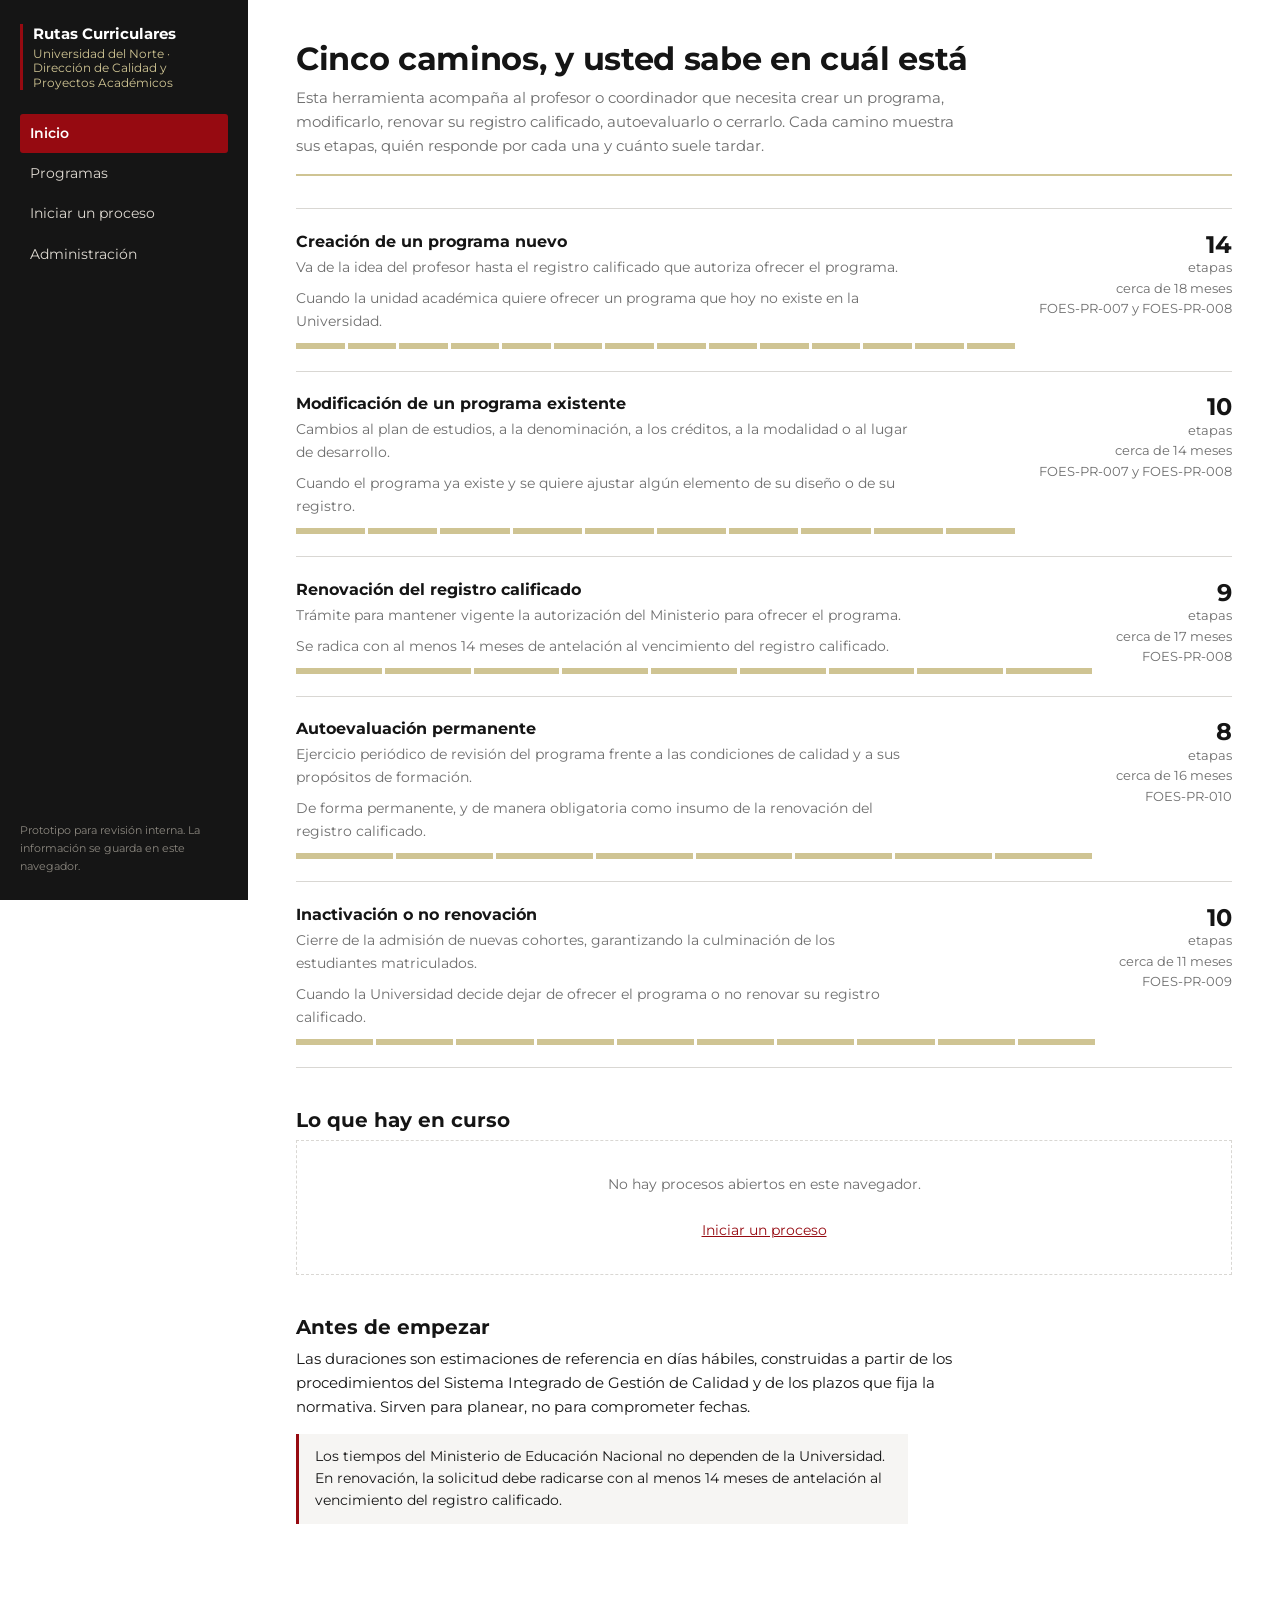
<file: index.html>
<!DOCTYPE html>
<html lang="es">
<head>
<meta charset="utf-8">
<meta name="viewport" content="width=device-width, initial-scale=1">
<title>Rutas Curriculares · Universidad del Norte</title>
<link rel="preconnect" href="https://fonts.googleapis.com">
<link rel="preconnect" href="https://fonts.gstatic.com" crossorigin>
<link href="https://fonts.googleapis.com/css2?family=Montserrat:wght@400;600;700&display=swap" rel="stylesheet">
<link rel="stylesheet" href="assets/css/app.css">
</head>
<body>

<aside class="rail">
  <div class="marca">Rutas Curriculares<span>Universidad del Norte · Dirección de Calidad y Proyectos Académicos</span></div>
  <nav>
    <a href="index.html">Inicio</a>
    <a href="programas.html">Programas</a>
    <a href="proceso.html">Iniciar un proceso</a>
    <a href="admin.html">Administración</a>
  </nav>
  <div class="pie">Prototipo para revisión interna. La información se guarda en este navegador.</div>
</aside>

<main>
  <div class="encabezado">
    <h1>Cinco caminos, y usted sabe en cuál está</h1>
    <p>Esta herramienta acompaña al profesor o coordinador que necesita crear un programa, modificarlo, renovar su registro calificado, autoevaluarlo o cerrarlo. Cada camino muestra sus etapas, quién responde por cada una y cuánto suele tardar.</p>
  </div>

  <section>
    <div class="rutas" id="lista-rutas"></div>
  </section>

  <section>
    <h2>Lo que hay en curso</h2>
    <div id="resumen-procesos"></div>
  </section>

  <section>
    <h2>Antes de empezar</h2>
    <p>Las duraciones son estimaciones de referencia en días hábiles, construidas a partir de los procedimientos del Sistema Integrado de Gestión de Calidad y de los plazos que fija la normativa. Sirven para planear, no para comprometer fechas.</p>
    <div class="nota">
      Los tiempos del Ministerio de Educación Nacional no dependen de la Universidad. En renovación, la solicitud debe radicarse con al menos 14 meses de antelación al vencimiento del registro calificado.
    </div>
  </section>
</main>

<script src="assets/js/datos.js"></script>
<script src="assets/js/rutas.js"></script>
<script src="assets/js/almacen.js"></script>
<script>
(function () {
  const e = App.cargar();
  const cont = document.getElementById("lista-rutas");

  cont.innerHTML = e.rutas.map(r => {
    const dias = r.etapas.reduce((a, x) => a + (Number(x.dias) || 0), 0);
    const pista = r.etapas.map(() => "<i></i>").join("");
    return `<a class="ruta" href="proceso.html?ruta=${encodeURIComponent(r.id)}">
      <div>
        <h3>${App.esc(r.nombre)}</h3>
        <p>${App.esc(r.resumen)}</p>
        <p class="discreto">${App.esc(r.cuando)}</p>
        <div class="pista">${pista}</div>
      </div>
      <div class="cifras">
        <b>${r.etapas.length}</b> etapas<br>
        ${App.meses(dias)}<br>
        <span class="discreto">${App.esc(r.procedimiento)}</span>
      </div>
    </a>`;
  }).join("");

  const activos = e.procesos.filter(p => p.estado === "En curso" || p.estado === "En pausa");
  const caja = document.getElementById("resumen-procesos");
  if (!activos.length) {
    caja.innerHTML = `<div class="vacio">No hay procesos abiertos en este navegador.
      <br><br><a href="proceso.html">Iniciar un proceso</a></div>`;
  } else {
    caja.innerHTML = `<div class="tabla-envoltura"><table>
      <thead><tr><th>Programa</th><th>Proceso</th><th>Líder</th><th>Etapa actual</th><th class="num">Avance</th><th>Estado</th></tr></thead>
      <tbody>${activos.map(p => {
        const actual = p.etapas.find(x => !x.hecho);
        return `<tr onclick="location.href='proceso.html?id=${p.id}'" style="cursor:pointer">
          <td>${App.esc(p.programa || p.division || "—")}</td>
          <td>${App.esc(p.rutaNombre)}</td>
          <td>${App.esc(p.lider)}</td>
          <td>${App.esc(actual ? actual.nombre : "Todas las etapas completadas")}</td>
          <td class="num">${App.avance(p)} %</td>
          <td><span class="estado ${p.estado === "En curso" ? "curso" : "pendiente"}">${App.esc(p.estado)}</span></td>
        </tr>`;
      }).join("")}</tbody></table></div>`;
  }
})();
</script>
</body>
</html>
</file>
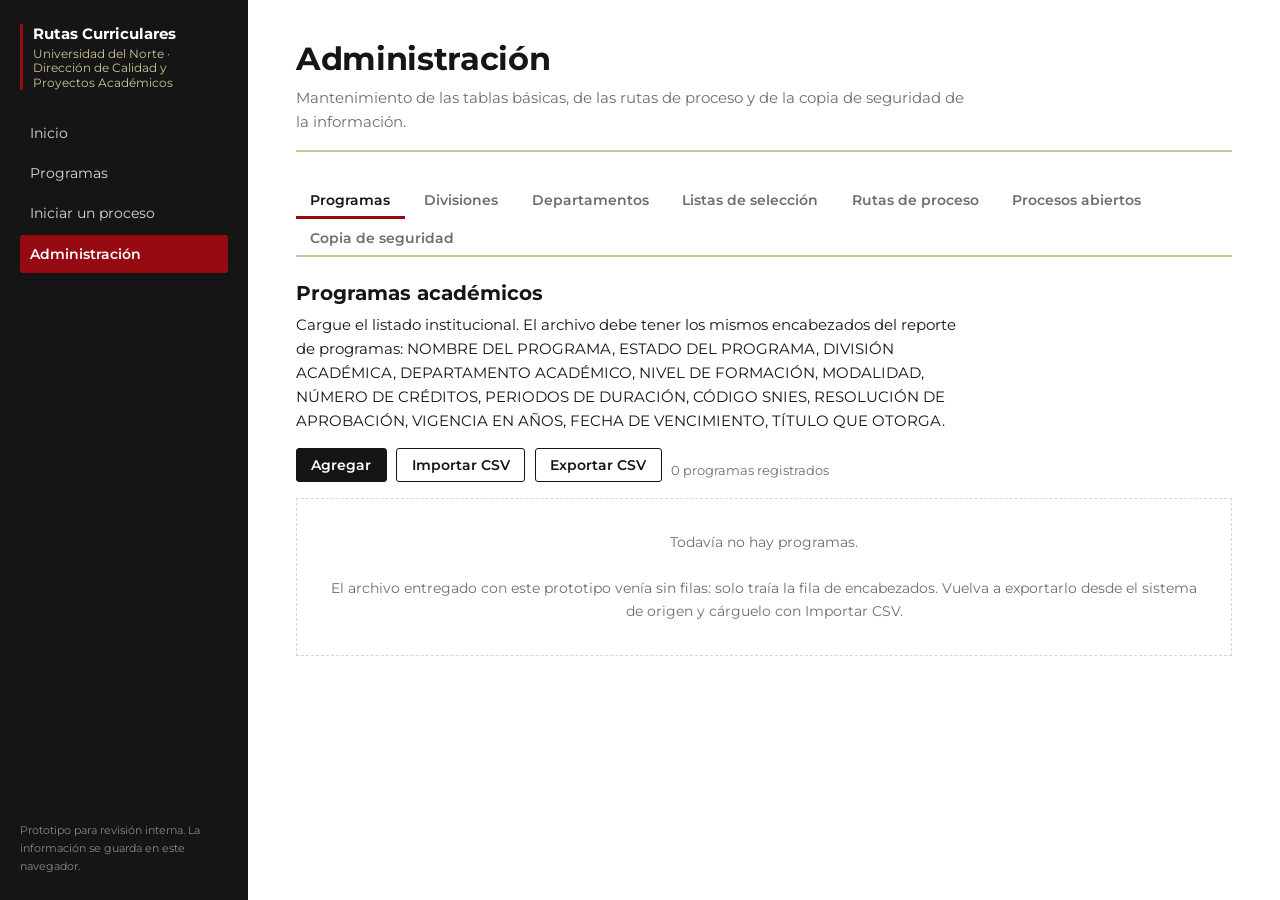
<file: admin.html>
<!DOCTYPE html>
<html lang="es">
<head>
<meta charset="utf-8">
<meta name="viewport" content="width=device-width, initial-scale=1">
<title>Administración · Rutas Curriculares</title>
<link rel="preconnect" href="https://fonts.googleapis.com">
<link rel="preconnect" href="https://fonts.gstatic.com" crossorigin>
<link href="https://fonts.googleapis.com/css2?family=Montserrat:wght@400;600;700&display=swap" rel="stylesheet">
<link rel="stylesheet" href="assets/css/app.css">
</head>
<body>

<aside class="rail">
  <div class="marca">Rutas Curriculares<span>Universidad del Norte · Dirección de Calidad y Proyectos Académicos</span></div>
  <nav>
    <a href="index.html">Inicio</a>
    <a href="programas.html">Programas</a>
    <a href="proceso.html">Iniciar un proceso</a>
    <a href="admin.html">Administración</a>
  </nav>
  <div class="pie">Prototipo para revisión interna. La información se guarda en este navegador.</div>
</aside>

<main>
  <div class="encabezado">
    <h1>Administración</h1>
    <p>Mantenimiento de las tablas básicas, de las rutas de proceso y de la copia de seguridad de la información.</p>
  </div>

  <div class="pestanas" id="pestanas"></div>
  <div id="panel"></div>
</main>

<script src="assets/js/datos.js"></script>
<script src="assets/js/rutas.js"></script>
<script src="assets/js/almacen.js"></script>
<script>
(function () {
  const e = App.cargar();
  const panel = document.getElementById("panel");

  const SECCIONES = [
    { id: "programas", t: "Programas" },
    { id: "divisiones", t: "Divisiones" },
    { id: "departamentos", t: "Departamentos" },
    { id: "catalogos", t: "Listas de selección" },
    { id: "rutas", t: "Rutas de proceso" },
    { id: "procesos", t: "Procesos abiertos" },
    { id: "datos", t: "Copia de seguridad" }
  ];

  // campos de cada tabla: [clave interna, rótulo, encabezado esperado en el CSV]
  const CAMPOS_PROGRAMA = [
    ["nombre", "Programa", "NOMBRE DEL PROGRAMA"],
    ["estado", "Estado", "ESTADO DEL PROGRAMA"],
    ["division", "División", "DIVISIÓN ACADÉMICA"],
    ["departamento", "Departamento", "DEPARTAMENTO ACADÉMICO"],
    ["nivel", "Nivel de formación", "NIVEL DE FORMACIÓN"],
    ["modalidad", "Modalidad", "MODALIDAD"],
    ["creditos", "Créditos", "NÚMERO DE CRÉDITOS"],
    ["duracion", "Periodos de duración", "PERIODOS DE DURACIÓN"],
    ["snies", "Código SNIES", "CÓDIGO SNIES"],
    ["resolucion", "Resolución", "RESOLUCIÓN DE APROBACIÓN"],
    ["vigencia", "Vigencia (años)", "VIGENCIA EN AÑOS"],
    ["vencimiento", "Vence el RC", "FECHA DE VENCIMIENTO"],
    ["titulo", "Título que otorga", "TÍTULO QUE OTORGA"]
  ];

  let actual = location.hash.replace("#", "") || "programas";

  document.getElementById("pestanas").innerHTML = SECCIONES.map(s =>
    `<button data-sec="${s.id}">${s.t}</button>`).join("");
  document.querySelectorAll("[data-sec]").forEach(b =>
    b.addEventListener("click", () => { actual = b.dataset.sec; location.hash = actual; pintar(); }));

  function pintar() {
    document.querySelectorAll("[data-sec]").forEach(b =>
      b.classList.toggle("activo", b.dataset.sec === actual));
    ({
      programas: secProgramas, divisiones: secDivisiones, departamentos: secDepartamentos,
      catalogos: secCatalogos, rutas: secRutas, procesos: secProcesos, datos: secDatos
    }[actual] || secProgramas)();
  }

  function barraImportar(idBoton, texto) {
    return `<div class="controles">
      <button id="${idBoton}-nuevo">Agregar</button>
      <button class="secundario" id="${idBoton}-importar">Importar CSV</button>
      <button class="secundario" id="${idBoton}-exportar">Exportar CSV</button>
      <input type="file" accept=".csv,text/csv" id="${idBoton}-archivo" class="oculto">
      <span class="discreto">${texto}</span>
    </div>`;
  }

  // ---------------------------------------------------------- programas

  function secProgramas() {
    panel.innerHTML = `<h2>Programas académicos</h2>
      <p>Cargue el listado institucional. El archivo debe tener los mismos encabezados del reporte de programas: ${CAMPOS_PROGRAMA.map(c => c[2]).join(", ")}.</p>
      ${barraImportar("pr", e.programas.length + " programas registrados")}
      <div id="tabla-pr"></div>`;

    document.getElementById("tabla-pr").innerHTML = e.programas.length
      ? `<div class="tabla-envoltura"><table>
          <thead><tr>${CAMPOS_PROGRAMA.map(c => `<th>${c[1]}</th>`).join("")}<th></th></tr></thead>
          <tbody>${e.programas.map((p, i) => `<tr>
            ${CAMPOS_PROGRAMA.map(c => `<td>${App.esc(p[c[0]])}</td>`).join("")}
            <td><button class="peligro" data-borrar-pr="${i}">Quitar</button></td>
          </tr>`).join("")}</tbody></table></div>`
      : `<div class="vacio">Todavía no hay programas.<br><br>
          El archivo entregado con este prototipo venía sin filas: solo traía la fila de encabezados.
          Vuelva a exportarlo desde el sistema de origen y cárguelo con Importar CSV.</div>`;

    document.getElementById("pr-nuevo").addEventListener("click", () => {
      const nombre = prompt("Nombre del programa");
      if (!nombre) return;
      e.programas.push({ nombre: nombre.trim(), estado: "Activo" });
      App.guardar(); pintar();
    });
    document.getElementById("pr-importar").addEventListener("click", () =>
      document.getElementById("pr-archivo").click());
    document.getElementById("pr-archivo").addEventListener("change", function () {
      const f = this.files[0]; if (!f) return;
      const lector = new FileReader();
      lector.onload = () => {
        const filas = App.leerCSV(lector.result);
        if (!filas.length) { alert("El archivo no tiene filas de datos."); return; }
        const nuevos = filas.map(f2 => {
          const o = {};
          CAMPOS_PROGRAMA.forEach(c => { o[c[0]] = f2[c[2]] || f2[c[1]] || ""; });
          return o;
        }).filter(o => o.nombre);
        if (!nuevos.length) {
          alert("No se encontró la columna del nombre del programa. Verifique los encabezados del archivo.");
          return;
        }
        if (e.programas.length && !confirm("Se reemplazarán los " + e.programas.length + " programas actuales por " + nuevos.length + ". ¿Continuar?")) return;
        e.programas = nuevos;
        App.guardar(); pintar();
      };
      lector.readAsText(f, "utf-8");
      this.value = "";
    });
    document.getElementById("pr-exportar").addEventListener("click", () =>
      App.descargar("programas.csv",
        App.escribirCSV(e.programas.map(p => {
          const o = {}; CAMPOS_PROGRAMA.forEach(c => o[c[2]] = p[c[0]]); return o;
        }), CAMPOS_PROGRAMA.map(c => c[2])), "text/csv"));

    panel.querySelectorAll("[data-borrar-pr]").forEach(b =>
      b.addEventListener("click", () => {
        if (!confirm("Quitar este programa del listado.")) return;
        e.programas.splice(+b.dataset.borrarPr, 1); App.guardar(); pintar();
      }));
  }

  // ---------------------------------------------------------- divisiones

  function tablaSimple(titulo, coleccion, campos, clave) {
    panel.innerHTML = `<h2>${titulo}</h2>
      ${barraImportar(clave, coleccion.length + " registros")}
      <div class="tabla-envoltura"><table>
        <thead><tr>${campos.map(c => `<th>${c[1]}</th>`).join("")}<th></th></tr></thead>
        <tbody>${coleccion.map((r, i) => `<tr>
          ${campos.map(c => `<td><input data-e="${i}" data-c="${c[0]}" value="${App.esc(r[c[0]])}" style="min-width:200px;border:none;background:transparent"></td>`).join("")}
          <td><button class="peligro" data-borrar="${i}">Quitar</button></td>
        </tr>`).join("")}</tbody></table></div>`;

    panel.querySelectorAll("[data-e]").forEach(inp =>
      inp.addEventListener("change", () => {
        coleccion[+inp.dataset.e][inp.dataset.c] = inp.value;
        App.guardar();
      }));
    panel.querySelectorAll("[data-borrar]").forEach(b =>
      b.addEventListener("click", () => {
        if (!confirm("Quitar este registro.")) return;
        coleccion.splice(+b.dataset.borrar, 1); App.guardar(); pintar();
      }));
    document.getElementById(clave + "-nuevo").addEventListener("click", () => {
      const o = {}; campos.forEach(c => o[c[0]] = "");
      coleccion.push(o); App.guardar(); pintar();
    });
    document.getElementById(clave + "-importar").addEventListener("click", () =>
      document.getElementById(clave + "-archivo").click());
    document.getElementById(clave + "-archivo").addEventListener("change", function () {
      const f = this.files[0]; if (!f) return;
      const lector = new FileReader();
      lector.onload = () => {
        const filas = App.leerCSV(lector.result);
        if (!filas.length) { alert("El archivo no tiene filas de datos."); return; }
        const nuevos = filas.map(f2 => {
          const o = {}; campos.forEach(c => o[c[0]] = f2[c[2]] || f2[c[1]] || ""); return o;
        }).filter(o => o[campos[0][0]]);
        coleccion.length = 0;
        nuevos.forEach(n => coleccion.push(n));
        App.guardar(); pintar();
      };
      lector.readAsText(f, "utf-8");
      this.value = "";
    });
    document.getElementById(clave + "-exportar").addEventListener("click", () =>
      App.descargar(clave + ".csv",
        App.escribirCSV(coleccion.map(r => {
          const o = {}; campos.forEach(c => o[c[2]] = r[c[0]]); return o;
        }), campos.map(c => c[2])), "text/csv"));
  }

  function secDivisiones() {
    tablaSimple("Divisiones académicas", e.divisiones,
      [["nombre", "División", "Título"], ["decano", "Decano o decana", "Decano/a"]], "dv");
  }

  function secDepartamentos() {
    tablaSimple("Departamentos académicos", e.departamentos,
      [["nombre", "Departamento", "Título"],
       ["division", "División", "División Académica"],
       ["director", "Director o directora", "Director/a de Departamento"]], "dp");
  }

  // ---------------------------------------------------------- catálogos

  function secCatalogos() {
    const grupos = [
      ["modalidades", "Modalidades"],
      ["nivelesFormacion", "Niveles de formación"],
      ["estadosPrograma", "Estados del programa"],
      ["estadosProceso", "Estados del proceso"]
    ];
    panel.innerHTML = `<h2>Listas de selección</h2>
      <p>Valores que aparecen en los filtros y en los formularios. Escriba un valor por línea.</p>
      <div class="rejilla-2">${grupos.map(g => `
        <div>
          <h3>${g[1]}</h3>
          <textarea data-cat="${g[0]}" style="min-height:150px">${App.esc((e.catalogos[g[0]] || []).join("\n"))}</textarea>
        </div>`).join("")}
      </div>
      <div class="fila"><button id="guardar-cat">Guardar listas</button>
      <button class="secundario" id="restaurar-cat">Restaurar valores originales</button></div>`;

    document.getElementById("guardar-cat").addEventListener("click", () => {
      panel.querySelectorAll("[data-cat]").forEach(t => {
        e.catalogos[t.dataset.cat] = t.value.split("\n").map(s => s.trim()).filter(Boolean);
      });
      App.guardar();
      alert("Listas guardadas.");
    });
    document.getElementById("restaurar-cat").addEventListener("click", () => {
      if (!confirm("Se restauran los valores originales de las cuatro listas.")) return;
      e.catalogos = JSON.parse(JSON.stringify(App.CATALOGOS_BASE));
      App.guardar(); pintar();
    });
  }

  // ---------------------------------------------------------- rutas

  function secRutas() {
    panel.innerHTML = `<h2>Rutas de proceso</h2>
      <p>Nombre, responsable y duración estimada de cada etapa. Los cambios aplican a los procesos que se creen de aquí en adelante; los procesos ya abiertos conservan la ruta con la que nacieron.</p>
      ${e.rutas.map((r, ri) => `
        <section>
          <h3>${App.esc(r.nombre)} <span class="discreto">· ${App.esc(r.procedimiento)}</span></h3>
          <div class="tabla-envoltura" style="max-height:none"><table>
            <thead><tr><th style="width:40px">No.</th><th>Etapa</th><th>Responsable</th><th class="num" style="width:120px">Días</th></tr></thead>
            <tbody>${r.etapas.map((x, xi) => `<tr>
              <td>${xi + 1}</td>
              <td><input data-r="${ri}" data-x="${xi}" data-c="n" value="${App.esc(x.n)}" style="width:100%;border:none;background:transparent"></td>
              <td><input data-r="${ri}" data-x="${xi}" data-c="resp" value="${App.esc(x.resp)}" style="width:100%;border:none;background:transparent"></td>
              <td class="num"><input type="number" min="0" data-r="${ri}" data-x="${xi}" data-c="dias" value="${x.dias}" style="width:90px"></td>
            </tr>`).join("")}</tbody>
          </table></div>
        </section>`).join("")}
      <div class="fila"><button class="secundario" id="restaurar-rutas">Restaurar rutas originales</button></div>`;

    panel.querySelectorAll("[data-r]").forEach(inp =>
      inp.addEventListener("change", () => {
        const v = inp.dataset.c === "dias" ? Number(inp.value) : inp.value;
        e.rutas[+inp.dataset.r].etapas[+inp.dataset.x][inp.dataset.c] = v;
        App.guardar();
      }));
    document.getElementById("restaurar-rutas").addEventListener("click", () => {
      if (!confirm("Se restauran las cinco rutas a su definición original.")) return;
      e.rutas = JSON.parse(JSON.stringify(window.RUTAS));
      App.guardar(); pintar();
    });
  }

  // ---------------------------------------------------------- procesos

  function secProcesos() {
    panel.innerHTML = `<h2>Procesos abiertos</h2>
      ${e.procesos.length ? `
        <div class="controles"><button class="secundario" id="exp-proc">Exportar a CSV</button></div>
        <div class="tabla-envoltura"><table>
          <thead><tr><th>Programa</th><th>Proceso</th><th>División</th><th>Líder</th>
            <th class="num">Avance</th><th>Estado</th><th>Abierto</th><th></th></tr></thead>
          <tbody>${e.procesos.map((p, i) => `<tr>
            <td>${App.esc(p.programa || "—")}</td>
            <td>${App.esc(p.rutaNombre)}</td>
            <td>${App.esc(p.division)}</td>
            <td>${App.esc(p.lider)}</td>
            <td class="num">${App.avance(p)} %</td>
            <td>${App.esc(p.estado)}</td>
            <td>${App.fecha(p.creado)}</td>
            <td><a href="proceso.html?id=${p.id}">Abrir</a> · <button class="peligro" data-del="${i}">Eliminar</button></td>
          </tr>`).join("")}</tbody>
        </table></div>`
      : `<div class="vacio">No hay procesos registrados en este navegador.</div>`}`;

    panel.querySelectorAll("[data-del]").forEach(b =>
      b.addEventListener("click", () => {
        if (!confirm("Se elimina el proceso y su bitácora.")) return;
        e.procesos.splice(+b.dataset.del, 1); App.guardar(); pintar();
      }));
    const exp = document.getElementById("exp-proc");
    if (exp) exp.addEventListener("click", () =>
      App.descargar("procesos.csv", App.escribirCSV(e.procesos.map(p => ({
        "Programa": p.programa, "Proceso": p.rutaNombre, "División": p.division,
        "Departamento": p.departamento, "Líder": p.lider, "Correo": p.correo,
        "Avance": App.avance(p) + " %", "Estado": p.estado, "Abierto": App.fecha(p.creado)
      })), ["Programa", "Proceso", "División", "Departamento", "Líder", "Correo", "Avance", "Estado", "Abierto"]),
      "text/csv"));
  }

  // ---------------------------------------------------------- datos

  function secDatos() {
    panel.innerHTML = `<h2>Copia de seguridad</h2>
      <p>Este prototipo guarda todo en el navegador de cada persona. Para compartir la información con alguien más, exporte el archivo y pídale que lo importe.</p>
      <div class="controles">
        <button id="exp-todo">Exportar todo (JSON)</button>
        <button class="secundario" id="imp-todo">Importar copia</button>
        <input type="file" accept=".json,application/json" id="imp-archivo" class="oculto">
      </div>
      <div class="nota">Si publica esta aplicación en un servidor compartido, la información sigue siendo local a cada navegador: dos personas que abran la misma dirección no verán lo mismo. Para trabajo compartido se requiere una base de datos.</div>
      <h3 style="margin-top:2rem">Reiniciar</h3>
      <p>Se borran los procesos y se restauran las tablas básicas con los datos originales de la Universidad.</p>
      <button class="peligro" id="reiniciar">Reiniciar la aplicación</button>`;

    document.getElementById("exp-todo").addEventListener("click", () =>
      App.descargar("rutas-curriculares-" + new Date().toISOString().slice(0, 10) + ".json",
        JSON.stringify(App.cargar(), null, 2), "application/json"));
    document.getElementById("imp-todo").addEventListener("click", () =>
      document.getElementById("imp-archivo").click());
    document.getElementById("imp-archivo").addEventListener("change", function () {
      const f = this.files[0]; if (!f) return;
      const lector = new FileReader();
      lector.onload = () => {
        try {
          const datos = JSON.parse(lector.result);
          if (!datos || !datos.divisiones) throw new Error("estructura");
          localStorage.setItem("rutas-curriculares-v1", JSON.stringify(datos));
          location.reload();
        } catch (err) {
          alert("El archivo no corresponde a una copia de esta aplicación.");
        }
      };
      lector.readAsText(f, "utf-8");
      this.value = "";
    });
    document.getElementById("reiniciar").addEventListener("click", () => {
      if (!confirm("Se borran todos los procesos y se restauran las tablas básicas.")) return;
      App.reiniciar();
      location.reload();
    });
  }

  pintar();
})();
</script>
</body>
</html>
</file>
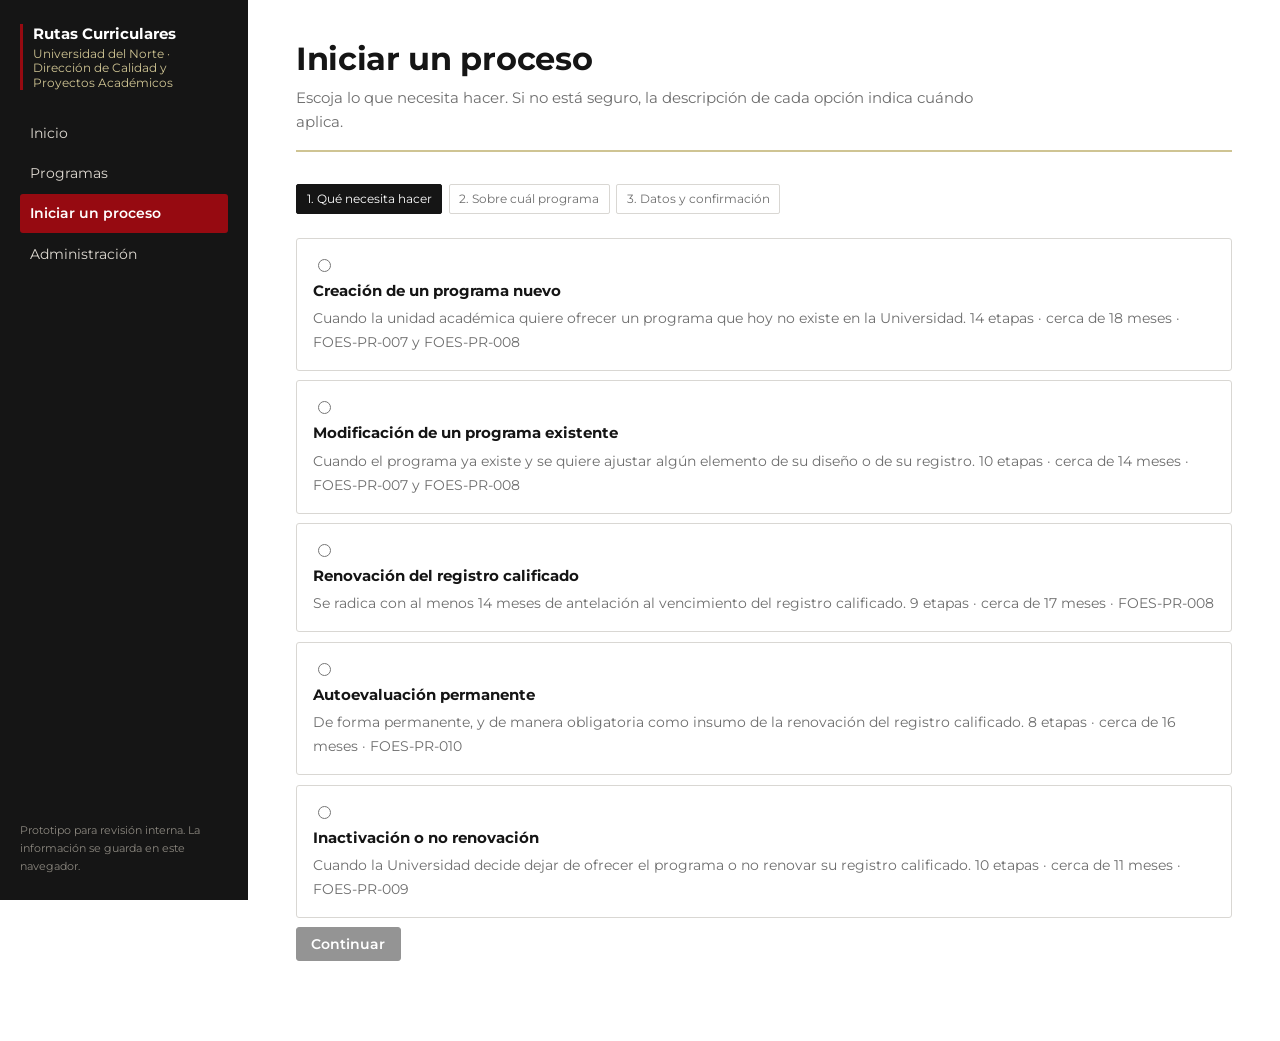
<file: proceso.html>
<!DOCTYPE html>
<html lang="es">
<head>
<meta charset="utf-8">
<meta name="viewport" content="width=device-width, initial-scale=1">
<title>Proceso · Rutas Curriculares</title>
<link rel="preconnect" href="https://fonts.googleapis.com">
<link rel="preconnect" href="https://fonts.gstatic.com" crossorigin>
<link href="https://fonts.googleapis.com/css2?family=Montserrat:wght@400;600;700&display=swap" rel="stylesheet">
<link rel="stylesheet" href="assets/css/app.css">
</head>
<body>

<aside class="rail">
  <div class="marca">Rutas Curriculares<span>Universidad del Norte · Dirección de Calidad y Proyectos Académicos</span></div>
  <nav>
    <a href="index.html">Inicio</a>
    <a href="programas.html">Programas</a>
    <a href="proceso.html">Iniciar un proceso</a>
    <a href="admin.html">Administración</a>
  </nav>
  <div class="pie">Prototipo para revisión interna. La información se guarda en este navegador.</div>
</aside>

<main id="vista"></main>

<script src="assets/js/datos.js"></script>
<script src="assets/js/rutas.js"></script>
<script src="assets/js/almacen.js"></script>
<script>
(function () {
  const e = App.cargar();
  const vista = document.getElementById("vista");
  const params = new URLSearchParams(location.search);

  const borrador = {
    rutaId: params.get("ruta") || "",
    programa: params.get("programa") || "",
    division: "", departamento: "", lider: "", correo: "", notas: "", respuestas: {}
  };
  let paso = borrador.rutaId ? 2 : 1;

  if (params.get("id")) verDetalle(params.get("id"));
  else pintarAsistente();

  // ============================================================ asistente

  function indicador() {
    const nombres = ["Qué necesita hacer", "Sobre cuál programa", "Datos y confirmación"];
    return `<div class="paso-indicador">${nombres.map((n, i) =>
      `<span class="${i + 1 === paso ? "activo" : ""}">${i + 1}. ${n}</span>`).join("")}</div>`;
  }

  function pintarAsistente() {
    if (paso === 1) return pasoUno();
    if (paso === 2) return pasoDos();
    return pasoTres();
  }

  function pasoUno() {
    vista.innerHTML = `
      <div class="encabezado">
        <h1>Iniciar un proceso</h1>
        <p>Escoja lo que necesita hacer. Si no está seguro, la descripción de cada opción indica cuándo aplica.</p>
      </div>
      ${indicador()}
      <div id="opciones">${e.rutas.map(r => `
        <label class="opcion">
          <input type="radio" name="ruta" value="${r.id}" ${borrador.rutaId === r.id ? "checked" : ""}>
          <strong>${App.esc(r.nombre)}</strong>
          <span>${App.esc(r.cuando)}</span>
          <span class="discreto">${r.etapas.length} etapas · ${App.meses(r.etapas.reduce((a, x) => a + (+x.dias || 0), 0))} · ${App.esc(r.procedimiento)}</span>
        </label>`).join("")}
      </div>
      <div class="fila"><button id="siguiente" disabled>Continuar</button></div>`;

    vista.querySelectorAll('input[name="ruta"]').forEach(i =>
      i.addEventListener("change", () => {
        borrador.rutaId = i.value;
        vista.querySelector("#siguiente").disabled = false;
      }));
    if (borrador.rutaId) vista.querySelector("#siguiente").disabled = false;
    vista.querySelector("#siguiente").addEventListener("click", () => { paso = 2; pintarAsistente(); });
  }

  function pasoDos() {
    const ruta = e.rutas.find(r => r.id === borrador.rutaId);
    const requiere = ruta && ruta.requiereProgramaExistente;
    const progs = e.programas.slice().sort((a, b) => (a.nombre || "").localeCompare(b.nombre || ""));

    vista.innerHTML = `
      <div class="encabezado">
        <h1>${App.esc(ruta.nombre)}</h1>
        <p>${App.esc(ruta.resumen)}</p>
      </div>
      ${indicador()}
      ${requiere ? `
        <p>Escoja el programa sobre el cual va a adelantar el proceso.</p>
        ${progs.length ? `
          <label class="campo" style="max-width:520px">Programa académico
            <select id="programa" style="min-width:480px">
              <option value="">Seleccione…</option>
              ${progs.map(p => `<option value="${App.esc(p.nombre)}" ${borrador.programa === p.nombre ? "selected" : ""}>${App.esc(p.nombre)} — ${App.esc(p.division)}</option>`).join("")}
            </select>
          </label>`
        : `<div class="vacio">No hay programas cargados. Escriba el nombre del programa o cárguelo desde <a href="admin.html">Administración</a>.
            <br><br><input id="programa-libre" placeholder="Nombre del programa" style="min-width:320px" value="${App.esc(borrador.programa)}">
          </div>`}
      ` : `
        <p>Indique la unidad académica que propone el programa nuevo.</p>`}

      <div class="controles" style="margin-top:1rem">
        <label class="campo">División académica
          <select id="division">
            <option value="">Seleccione…</option>
            ${e.divisiones.map(d => `<option ${borrador.division === d.nombre ? "selected" : ""}>${App.esc(d.nombre)}</option>`).join("")}
          </select>
        </label>
        <label class="campo">Departamento académico
          <select id="departamento"><option value="">Seleccione…</option></select>
        </label>
      </div>

      <div class="fila">
        <button class="secundario" id="atras">Volver</button>
        <button id="siguiente">Continuar</button>
      </div>`;

    const selDiv = vista.querySelector("#division");
    const selDep = vista.querySelector("#departamento");

    function llenarDeps() {
      selDep.innerHTML = '<option value="">Seleccione…</option>';
      e.departamentos.filter(d => !selDiv.value || d.division === selDiv.value)
        .forEach(d => {
          const o = document.createElement("option");
          o.textContent = d.nombre;
          if (borrador.departamento === d.nombre) o.selected = true;
          selDep.appendChild(o);
        });
    }
    llenarDeps();
    selDiv.addEventListener("change", llenarDeps);

    const selProg = vista.querySelector("#programa");
    if (selProg) selProg.addEventListener("change", function () {
      const p = e.programas.find(x => x.nombre === this.value);
      if (p) {
        if (p.division) { selDiv.value = p.division; llenarDeps(); }
        if (p.departamento) selDep.value = p.departamento;
      }
    });

    vista.querySelector("#atras").addEventListener("click", () => { paso = 1; pintarAsistente(); });
    vista.querySelector("#siguiente").addEventListener("click", () => {
      const libre = vista.querySelector("#programa-libre");
      borrador.programa = selProg ? selProg.value : (libre ? libre.value.trim() : "");
      borrador.division = selDiv.value;
      borrador.departamento = selDep.value;
      if (requiere && !borrador.programa) {
        alert("Indique el programa sobre el cual se adelanta el proceso.");
        return;
      }
      if (!borrador.division) { alert("Seleccione la división académica."); return; }
      paso = 3; pintarAsistente();
    });
  }

  function preguntas(rutaId) {
    const comunes = [
      { k: "comite", t: "¿El Comité de Currículo del programa ya conoce la iniciativa?" },
      { k: "equipo", t: "¿Hay un equipo definido para preparar la documentación?" }
    ];
    const propias = {
      creacion: [{ k: "similar", t: "¿Revisó si la Universidad ya ofrece un programa similar?" }],
      modificacion: [
        { k: "vigencia", t: "¿Verificó que el registro calificado del programa está vigente?" },
        { k: "anios", t: "¿Han transcurrido al menos cuatro años desde la última reforma curricular?" }
      ],
      renovacion: [{ k: "antelacion", t: "¿Faltan al menos 14 meses para el vencimiento del registro calificado?" }],
      autoevaluacion: [{ k: "previa", t: "¿Existe un informe de autoevaluación anterior con plan de mejoramiento?" }],
      inactivacion: [{ k: "cohortes", t: "¿Hay estudiantes matriculados que deban culminar sus estudios?" }]
    };
    return comunes.concat(propias[rutaId] || []);
  }

  function pasoTres() {
    const ruta = e.rutas.find(r => r.id === borrador.rutaId);
    const dias = ruta.etapas.reduce((a, x) => a + (+x.dias || 0), 0);
    const qs = preguntas(ruta.id);

    vista.innerHTML = `
      <div class="encabezado">
        <h1>${App.esc(ruta.nombre)}</h1>
        <p>${App.esc(borrador.programa || borrador.division)}</p>
      </div>
      ${indicador()}

      <div class="rejilla-2">
        <div>
          <h2>Quién lidera</h2>
          <div class="apilado">
            <label class="campo">Nombre y cargo
              <input id="lider" placeholder="Ej.: Ana Pérez, coordinadora de programa" style="min-width:320px">
            </label>
            <label class="campo">Correo institucional
              <input id="correo" type="email" placeholder="usuario@uninorte.edu.co" style="min-width:320px">
            </label>
            <label class="campo">Contexto de la solicitud
              <textarea id="notas" placeholder="En dos o tres líneas, qué motiva este proceso."></textarea>
            </label>
          </div>
        </div>
        <div>
          <h2>Punto de partida</h2>
          <p class="discreto">Estas respuestas no bloquean el trámite: orientan el acompañamiento de la Dirección de Calidad y Proyectos Académicos.</p>
          ${qs.map(q => `<label class="opcion" style="padding:.6rem .8rem">
            <span>${App.esc(q.t)}</span>
            <span class="fila" style="margin-top:.4rem">
              <label class="discreto"><input type="radio" name="q-${q.k}" value="Sí"> Sí</label>
              <label class="discreto"><input type="radio" name="q-${q.k}" value="No"> No</label>
              <label class="discreto"><input type="radio" name="q-${q.k}" value="No sé" checked> No sé</label>
            </span>
          </label>`).join("")}
        </div>
      </div>

      <section>
        <h2>La ruta que va a seguir</h2>
        <p>${ruta.etapas.length} etapas, ${App.meses(dias)} de duración estimada. Procedimiento de referencia: ${App.esc(ruta.procedimiento)}.</p>
        <ul class="etapas">${ruta.etapas.map((x, i) => `
          <li class="etapa">
            <div class="indice">${i + 1}</div>
            <div>
              <h3>${App.esc(x.n)}</h3>
              <div class="meta">${App.esc(x.que)}</div>
              <div class="meta"><b>Responsable:</b> ${App.esc(x.resp)}${x.docs && x.docs.length ? " · <b>Documentos:</b> " + App.esc(x.docs.join(", ")) : ""}${x.sistema ? " · <b>Sistemas:</b> " + App.esc(x.sistema) : ""}</div>
            </div>
            <div class="acciones discreto">${x.dias} días</div>
          </li>`).join("")}
        </ul>
      </section>

      <div class="fila">
        <button class="secundario" id="atras">Volver</button>
        <button id="crear">Crear el proceso</button>
      </div>`;

    vista.querySelector("#lider").value = borrador.lider;
    vista.querySelector("#correo").value = borrador.correo;
    vista.querySelector("#notas").value = borrador.notas;

    vista.querySelector("#atras").addEventListener("click", () => { paso = 2; pintarAsistente(); });
    vista.querySelector("#crear").addEventListener("click", () => {
      borrador.lider = vista.querySelector("#lider").value.trim();
      borrador.correo = vista.querySelector("#correo").value.trim();
      borrador.notas = vista.querySelector("#notas").value.trim();
      if (!borrador.lider) { alert("Indique quién lidera el proceso."); return; }
      qs.forEach(q => {
        const sel = vista.querySelector(`input[name="q-${q.k}"]:checked`);
        borrador.respuestas[q.t] = sel ? sel.value : "";
      });
      const p = App.crearProceso(borrador);
      location.search = "?id=" + p.id;
    });
  }

  // ============================================================ detalle

  function verDetalle(pid) {
    const p = App.proceso(pid);
    if (!p) {
      vista.innerHTML = `<div class="encabezado"><h1>Proceso no encontrado</h1>
        <p>Este proceso no existe en este navegador. Puede que se haya creado en otro equipo.</p></div>
        <a href="proceso.html"><button>Iniciar un proceso</button></a>`;
      return;
    }
    const ruta = e.rutas.find(r => r.id === p.rutaId);

    function pintar() {
      const av = App.avance(p);
      const rest = App.diasRestantes(p);
      vista.innerHTML = `
        <div class="encabezado">
          <h1>${App.esc(p.rutaNombre)}</h1>
          <p>${App.esc(p.programa || "Programa nuevo")} · ${App.esc(p.division)}${p.departamento ? " · " + App.esc(p.departamento) : ""}</p>
        </div>

        <div class="rejilla-2">
          <div>
            <div class="barra"><i style="width:${av}%"></i></div>
            <p class="discreto" style="margin-top:.4rem">${av} % completado · ${p.etapas.filter(x => x.hecho).length} de ${p.etapas.length} etapas · quedan ${App.meses(rest)} de trabajo estimado</p>
          </div>
          <div>
            <div class="fila">
              <label class="campo">Estado del proceso
                <select id="estado">${e.catalogos.estadosProceso.map(s =>
                  `<option ${p.estado === s ? "selected" : ""}>${App.esc(s)}</option>`).join("")}</select>
              </label>
              <button class="secundario" id="exportar">Descargar resumen</button>
            </div>
            <p class="discreto">Líder: ${App.esc(p.lider)}${p.correo ? " · " + App.esc(p.correo) : ""}<br>
            Abierto el ${App.fecha(p.creado)} · Procedimiento ${App.esc(ruta ? ruta.procedimiento : "")}</p>
          </div>
        </div>

        ${p.notas ? `<div class="nota">${App.esc(p.notas)}</div>` : ""}

        <section>
          <h2>Etapas</h2>
          <ul class="etapas">${p.etapas.map((x, i) => {
            const base = ruta ? ruta.etapas[i] : null;
            const siguiente = !x.hecho && p.etapas.slice(0, i).every(y => y.hecho);
            const clase = x.hecho ? "hecho" : (siguiente ? "curso" : "");
            return `<li class="etapa ${clase}">
              <div class="indice">${i + 1}</div>
              <div>
                <h3>${App.esc(x.nombre)}</h3>
                ${base ? `<div class="meta">${App.esc(base.que)}</div>` : ""}
                <div class="meta"><b>Responsable:</b> ${App.esc(x.responsable)} · <b>Duración estimada:</b> ${x.dias} días
                ${base && base.docs && base.docs.length ? " · <b>Documentos:</b> " + App.esc(base.docs.join(", ")) : ""}
                ${base && base.sistema ? " · <b>Sistemas:</b> " + App.esc(base.sistema) : ""}</div>
                ${x.hecho ? `<div class="meta"><b>Completada el</b> ${App.esc(x.fecha)}</div>` : ""}
                <input data-obs="${i}" placeholder="Observación o número de acta" value="${App.esc(x.observacion)}" style="margin-top:.4rem;min-width:320px">
              </div>
              <div class="acciones">
                <span class="estado ${x.hecho ? "hecho" : (siguiente ? "curso" : "pendiente")}">${x.hecho ? "Completada" : (siguiente ? "Siguiente" : "Pendiente")}</span>
                <button class="${x.hecho ? "secundario" : ""}" data-marcar="${i}">${x.hecho ? "Reabrir" : "Marcar completada"}</button>
              </div>
            </li>`;
          }).join("")}</ul>
        </section>

        <section>
          <h2>Bitácora</h2>
          <div class="fila" style="margin-bottom:.8rem">
            <input id="nota-nueva" placeholder="Registrar una novedad" style="min-width:420px">
            <button class="secundario" id="agregar-nota">Agregar</button>
          </div>
          <div class="tabla-envoltura" style="max-height:32vh"><table>
            <thead><tr><th style="width:160px">Fecha</th><th>Novedad</th></tr></thead>
            <tbody>${p.bitacora.slice().reverse().map(b =>
              `<tr><td>${App.fecha(b.fecha)}</td><td>${App.esc(b.texto)}</td></tr>`).join("")}</tbody>
          </table></div>
        </section>

        <div class="fila">
          <a href="index.html"><button class="secundario">Volver al inicio</button></a>
          <button class="peligro" id="eliminar">Eliminar este proceso</button>
        </div>`;

      vista.querySelectorAll("[data-marcar]").forEach(b =>
        b.addEventListener("click", () => {
          const i = +b.dataset.marcar;
          p.etapas[i].hecho = !p.etapas[i].hecho;
          p.etapas[i].fecha = p.etapas[i].hecho ? App.fecha(new Date().toISOString()) : "";
          App.registrarBitacora(p, (p.etapas[i].hecho ? "Etapa completada: " : "Etapa reabierta: ") + p.etapas[i].nombre);
          if (p.etapas.every(x => x.hecho)) {
            p.estado = "Finalizado";
            App.registrarBitacora(p, "Todas las etapas quedaron completadas.");
          }
          App.guardar();
          pintar();
        }));

      vista.querySelectorAll("[data-obs]").forEach(inp =>
        inp.addEventListener("change", () => {
          p.etapas[+inp.dataset.obs].observacion = inp.value;
          App.guardar();
        }));

      vista.querySelector("#estado").addEventListener("change", function () {
        p.estado = this.value;
        App.registrarBitacora(p, "Estado del proceso: " + this.value);
        App.guardar();
      });

      vista.querySelector("#agregar-nota").addEventListener("click", () => {
        const c = vista.querySelector("#nota-nueva");
        if (!c.value.trim()) return;
        App.registrarBitacora(p, c.value.trim());
        pintar();
      });

      vista.querySelector("#exportar").addEventListener("click", () => {
        const filas = p.etapas.map((x, i) => ({
          "No.": i + 1, "Etapa": x.nombre, "Responsable": x.responsable,
          "Días estimados": x.dias, "Completada": x.hecho ? "Sí" : "No",
          "Fecha": x.fecha, "Observación": x.observacion
        }));
        App.descargar("proceso-" + p.id + ".csv",
          App.escribirCSV(filas, ["No.", "Etapa", "Responsable", "Días estimados", "Completada", "Fecha", "Observación"]),
          "text/csv");
      });

      vista.querySelector("#eliminar").addEventListener("click", () => {
        if (!confirm("Se eliminará este proceso y su bitácora. Esta acción no se puede deshacer.")) return;
        const est = App.cargar();
        est.procesos = est.procesos.filter(x => x.id !== p.id);
        App.guardar();
        location.href = "index.html";
      });
    }

    pintar();
  }
})();
</script>
</body>
</html>
</file>
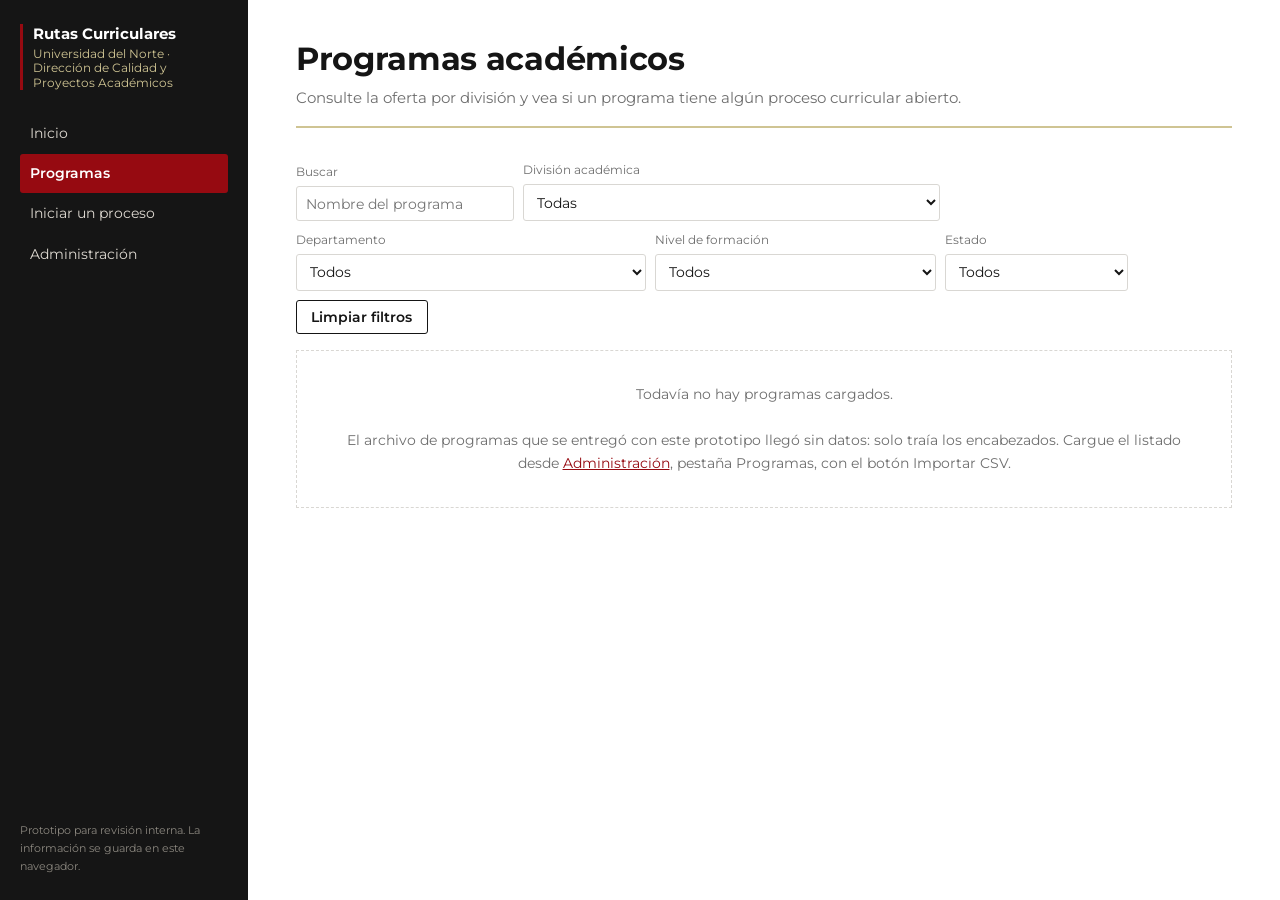
<file: programas.html>
<!DOCTYPE html>
<html lang="es">
<head>
<meta charset="utf-8">
<meta name="viewport" content="width=device-width, initial-scale=1">
<title>Programas · Rutas Curriculares</title>
<link rel="preconnect" href="https://fonts.googleapis.com">
<link rel="preconnect" href="https://fonts.gstatic.com" crossorigin>
<link href="https://fonts.googleapis.com/css2?family=Montserrat:wght@400;600;700&display=swap" rel="stylesheet">
<link rel="stylesheet" href="assets/css/app.css">
</head>
<body>

<aside class="rail">
  <div class="marca">Rutas Curriculares<span>Universidad del Norte · Dirección de Calidad y Proyectos Académicos</span></div>
  <nav>
    <a href="index.html">Inicio</a>
    <a href="programas.html">Programas</a>
    <a href="proceso.html">Iniciar un proceso</a>
    <a href="admin.html">Administración</a>
  </nav>
  <div class="pie">Prototipo para revisión interna. La información se guarda en este navegador.</div>
</aside>

<main>
  <div class="encabezado">
    <h1>Programas académicos</h1>
    <p>Consulte la oferta por división y vea si un programa tiene algún proceso curricular abierto.</p>
  </div>

  <div class="controles">
    <label class="campo">Buscar
      <input id="q" type="search" placeholder="Nombre del programa" autocomplete="off">
    </label>
    <label class="campo">División académica
      <select id="f-division"><option value="">Todas</option></select>
    </label>
    <label class="campo">Departamento
      <select id="f-departamento"><option value="">Todos</option></select>
    </label>
    <label class="campo">Nivel de formación
      <select id="f-nivel"><option value="">Todos</option></select>
    </label>
    <label class="campo">Estado
      <select id="f-estado"><option value="">Todos</option></select>
    </label>
    <button class="secundario" id="limpiar">Limpiar filtros</button>
  </div>

  <p class="discreto" id="conteo"></p>
  <div id="tabla"></div>

  <section id="por-division"></section>
</main>

<script src="assets/js/datos.js"></script>
<script src="assets/js/rutas.js"></script>
<script src="assets/js/almacen.js"></script>
<script>
(function () {
  const e = App.cargar();
  const $ = s => document.querySelector(s);

  function opciones(sel, valores) {
    valores.forEach(v => {
      const o = document.createElement("option");
      o.value = v; o.textContent = v;
      sel.appendChild(o);
    });
  }

  opciones($("#f-division"), e.divisiones.map(d => d.nombre));
  opciones($("#f-departamento"), e.departamentos.map(d => d.nombre));
  opciones($("#f-nivel"), e.catalogos.nivelesFormacion);
  opciones($("#f-estado"), e.catalogos.estadosPrograma);

  $("#f-division").addEventListener("change", function () {
    const sel = $("#f-departamento");
    sel.innerHTML = '<option value="">Todos</option>';
    const deps = this.value ? e.departamentos.filter(d => d.division === this.value) : e.departamentos;
    opciones(sel, deps.map(d => d.nombre));
    pintar();
  });

  ["#q", "#f-departamento", "#f-nivel", "#f-estado"].forEach(s =>
    $(s).addEventListener("input", pintar));

  $("#limpiar").addEventListener("click", () => {
    $("#q").value = ""; $("#f-division").value = ""; $("#f-nivel").value = ""; $("#f-estado").value = "";
    $("#f-division").dispatchEvent(new Event("change"));
  });

  function filtrados() {
    const q = $("#q").value.trim().toLowerCase();
    return e.programas.filter(p =>
      (!q || (p.nombre || "").toLowerCase().includes(q)) &&
      (!$("#f-division").value || p.division === $("#f-division").value) &&
      (!$("#f-departamento").value || p.departamento === $("#f-departamento").value) &&
      (!$("#f-nivel").value || p.nivel === $("#f-nivel").value) &&
      (!$("#f-estado").value || p.estado === $("#f-estado").value)
    );
  }

  function pintar() {
    const lista = filtrados();
    $("#conteo").textContent = e.programas.length
      ? lista.length + " de " + e.programas.length + " programas"
      : "";

    if (!e.programas.length) {
      $("#tabla").innerHTML = `<div class="vacio">
        Todavía no hay programas cargados.<br><br>
        El archivo de programas que se entregó con este prototipo llegó sin datos: solo traía los encabezados.
        Cargue el listado desde <a href="admin.html">Administración</a>, pestaña Programas, con el botón Importar CSV.
      </div>`;
      $("#por-division").innerHTML = "";
      return;
    }

    if (!lista.length) {
      $("#tabla").innerHTML = `<div class="vacio">Ningún programa coincide con los filtros. Ajuste la búsqueda o limpie los filtros.</div>`;
      return;
    }

    $("#tabla").innerHTML = `<div class="tabla-envoltura"><table>
      <thead><tr>
        <th>Programa</th><th>División</th><th>Departamento</th><th>Nivel</th>
        <th>Modalidad</th><th class="num">Créditos</th><th>SNIES</th>
        <th>Vence el RC</th><th>Estado</th><th>Proceso en curso</th>
      </tr></thead>
      <tbody>${lista.map(p => {
        const abiertos = App.procesosDePrograma(p.nombre);
        const marca = abiertos.length
          ? abiertos.map(x => `<a href="proceso.html?id=${x.id}"><span class="estado curso">${App.esc(x.rutaNombre)} · ${App.avance(x)} %</span></a>`).join(" ")
          : `<a href="proceso.html?programa=${encodeURIComponent(p.nombre)}" class="discreto">Iniciar uno</a>`;
        return `<tr>
          <td><b>${App.esc(p.nombre)}</b></td>
          <td>${App.esc(p.division)}</td>
          <td>${App.esc(p.departamento)}</td>
          <td>${App.esc(p.nivel)}</td>
          <td>${App.esc(p.modalidad)}</td>
          <td class="num">${App.esc(p.creditos)}</td>
          <td>${App.esc(p.snies)}</td>
          <td>${App.esc(p.vencimiento)}</td>
          <td><span class="estado ${p.estado === "Activo" ? "hecho" : "pendiente"}">${App.esc(p.estado || "—")}</span></td>
          <td>${marca}</td>
        </tr>`;
      }).join("")}</tbody></table></div>`;

    const porDiv = {};
    e.programas.forEach(p => { porDiv[p.division] = (porDiv[p.division] || 0) + 1; });
    $("#por-division").innerHTML = `<h2>Oferta por división</h2>
      <div class="tabla-envoltura"><table>
        <thead><tr><th>División</th><th>Decano</th><th class="num">Programas</th><th class="num">Procesos abiertos</th></tr></thead>
        <tbody>${e.divisiones.map(d => {
          const abiertos = e.procesos.filter(x => x.division === d.nombre &&
            (x.estado === "En curso" || x.estado === "En pausa")).length;
          return `<tr><td>${App.esc(d.nombre)}</td><td>${App.esc(d.decano)}</td>
            <td class="num">${porDiv[d.nombre] || 0}</td><td class="num">${abiertos}</td></tr>`;
        }).join("")}</tbody></table></div>`;
  }

  pintar();
})();
</script>
</body>
</html>
</file>
<file: assets/css/app.css>
/* Rutas Curriculares — Universidad del Norte
   Paleta y tipografía conforme a la norma de marca institucional. */

:root {
  --rojo: #960A11;
  --rojo-tenue: #F3E3E4;
  --tinta: #151515;
  --arena: #CFC493;
  --oro: #B78B1E;
  --papel: #FFFFFF;
  --niebla: #F6F5F3;
  --gris: #6E6E6E;
  --gris-claro: #D9D7D3;
  --rail: 248px;
  --medida: 68ch;
}

* { box-sizing: border-box; }

html { -webkit-text-size-adjust: 100%; }

body {
  margin: 0;
  font-family: Montserrat, "Segoe UI", system-ui, sans-serif;
  font-size: 15px;
  line-height: 1.6;
  color: var(--tinta);
  background: var(--papel);
}

a { color: var(--rojo); }

h1, h2, h3, h4 {
  font-family: Montserrat, "Segoe UI", system-ui, sans-serif;
  line-height: 1.2;
  margin: 0 0 .5rem;
  font-weight: 700;
}

h1 { font-size: 2rem; letter-spacing: -.01em; }
h2 { font-size: 1.25rem; }
h3 { font-size: 1rem; }

p { margin: 0 0 .9rem; max-width: var(--medida); }

/* ---------------------------------------------------------- estructura */

.rail {
  position: fixed;
  inset: 0 auto 0 0;
  width: var(--rail);
  background: var(--tinta);
  color: #fff;
  padding: 1.5rem 1.25rem;
  display: flex;
  flex-direction: column;
  gap: 1.5rem;
  overflow-y: auto;
}

.rail .marca {
  font-weight: 700;
  font-size: .95rem;
  line-height: 1.25;
  border-left: 3px solid var(--rojo);
  padding-left: .6rem;
}

.rail .marca span {
  display: block;
  font-weight: 400;
  font-size: .72rem;
  color: var(--arena);
  margin-top: .25rem;
}

.rail nav { display: flex; flex-direction: column; gap: .1rem; }

.rail nav a {
  color: #ded9d1;
  text-decoration: none;
  padding: .5rem .6rem;
  border-radius: 3px;
  font-size: .88rem;
}

.rail nav a:hover { background: rgba(255, 255, 255, .08); color: #fff; }
.rail nav a[aria-current="page"] { background: var(--rojo); color: #fff; font-weight: 600; }

.rail .pie { margin-top: auto; font-size: .7rem; color: #8b877f; }

main {
  margin-left: var(--rail);
  padding: 2.5rem 3rem 5rem;
  max-width: 1180px;
}

.encabezado { border-bottom: 2px solid var(--arena); padding-bottom: 1rem; margin-bottom: 2rem; }
.encabezado p { color: var(--gris); margin-bottom: 0; }

section { margin-bottom: 2.5rem; }

/* ---------------------------------------------------------- rutas */

.rutas { display: flex; flex-direction: column; gap: 0; }

.ruta {
  display: grid;
  grid-template-columns: 1fr auto;
  gap: 1.5rem;
  align-items: start;
  padding: 1.4rem 0;
  border-top: 1px solid var(--gris-claro);
  text-decoration: none;
  color: inherit;
}

.ruta:last-child { border-bottom: 1px solid var(--gris-claro); }
.ruta:hover { background: var(--niebla); }
.ruta h3 { margin-bottom: .3rem; }
.ruta p { margin-bottom: .5rem; font-size: .9rem; color: var(--gris); }

.ruta .cifras { text-align: right; white-space: nowrap; font-size: .8rem; color: var(--gris); }
.ruta .cifras b { display: block; font-size: 1.5rem; color: var(--tinta); line-height: 1.1; }

.pista { display: flex; gap: 3px; margin-top: .6rem; }
.pista i { display: block; height: 6px; flex: 1; background: var(--arena); }
.pista i.hecho { background: var(--tinta); }
.pista i.curso { background: var(--oro); }

/* ---------------------------------------------------------- tablas */

table { border-collapse: collapse; width: 100%; font-size: .87rem; }
th, td { text-align: left; padding: .55rem .6rem; border-bottom: 1px solid var(--gris-claro); vertical-align: top; }
th { background: var(--tinta); color: #fff; font-weight: 600; font-size: .78rem; position: sticky; top: 0; }
tbody tr:hover { background: var(--niebla); }
td.num, th.num { text-align: right; }

.tabla-envoltura { max-height: 62vh; overflow: auto; border: 1px solid var(--gris-claro); }

/* ---------------------------------------------------------- controles */

.controles { display: flex; flex-wrap: wrap; gap: .6rem; align-items: flex-end; margin-bottom: 1rem; }

label.campo { display: flex; flex-direction: column; gap: .25rem; font-size: .78rem; color: var(--gris); }

input, select, textarea {
  font-family: inherit;
  font-size: .88rem;
  padding: .45rem .55rem;
  border: 1px solid var(--gris-claro);
  border-radius: 3px;
  background: #fff;
  color: var(--tinta);
  min-width: 180px;
}

textarea { min-height: 80px; width: 100%; max-width: var(--medida); }
input:focus, select:focus, textarea:focus, button:focus-visible, a:focus-visible {
  outline: 2px solid var(--rojo); outline-offset: 2px;
}

button {
  font-family: inherit;
  font-size: .85rem;
  font-weight: 600;
  padding: .5rem .9rem;
  border: 1px solid var(--tinta);
  background: var(--tinta);
  color: #fff;
  border-radius: 3px;
  cursor: pointer;
}

button:hover { background: var(--rojo); border-color: var(--rojo); }
button.secundario { background: #fff; color: var(--tinta); }
button.secundario:hover { background: var(--niebla); color: var(--rojo); }
button.peligro { background: #fff; color: var(--rojo); border-color: var(--rojo); }
button.peligro:hover { background: var(--rojo); color: #fff; }
button:disabled { opacity: .45; cursor: not-allowed; }

/* ---------------------------------------------------------- estados */

.estado {
  display: inline-block;
  font-size: .7rem;
  font-weight: 600;
  padding: .15rem .5rem;
  border-radius: 2px;
  border: 1px solid;
  white-space: nowrap;
}

.estado.pendiente { color: var(--gris); border-color: var(--gris-claro); background: var(--niebla); }
.estado.curso { color: #6d5210; border-color: var(--oro); background: #FBF3DC; }
.estado.hecho { color: #fff; border-color: var(--tinta); background: var(--tinta); }
.estado.alerta { color: var(--rojo); border-color: var(--rojo); background: var(--rojo-tenue); }

/* ---------------------------------------------------------- etapas */

.etapas { list-style: none; padding: 0; margin: 0; }

.etapa {
  display: grid;
  grid-template-columns: 2.2rem 1fr auto;
  gap: 1rem;
  padding: 1rem 0;
  border-top: 1px solid var(--gris-claro);
}

.etapa:last-child { border-bottom: 1px solid var(--gris-claro); }

.etapa .indice {
  font-weight: 700;
  font-size: .85rem;
  color: #fff;
  background: var(--arena);
  width: 2.2rem; height: 2.2rem;
  display: grid; place-items: center;
  border-radius: 50%;
}

.etapa.hecho .indice { background: var(--tinta); }
.etapa.curso .indice { background: var(--oro); }
.etapa h3 { font-size: .95rem; margin-bottom: .25rem; }
.etapa .meta { font-size: .78rem; color: var(--gris); }
.etapa .meta b { color: var(--tinta); font-weight: 600; }
.etapa .acciones { display: flex; flex-direction: column; gap: .35rem; align-items: flex-end; }

/* ---------------------------------------------------------- utilidades */

.nota {
  border-left: 3px solid var(--rojo);
  background: var(--niebla);
  padding: .8rem 1rem;
  font-size: .85rem;
  max-width: var(--medida);
}

.vacio {
  border: 1px dashed var(--gris-claro);
  padding: 2rem;
  text-align: center;
  color: var(--gris);
  font-size: .9rem;
}

.rejilla-2 { display: grid; grid-template-columns: repeat(auto-fit, minmax(300px, 1fr)); gap: 1.5rem; }
.fila { display: flex; gap: .6rem; flex-wrap: wrap; align-items: center; }
.apilado { display: flex; flex-direction: column; gap: 1rem; }
.discreto { color: var(--gris); font-size: .8rem; }
.oculto { display: none !important; }

.paso-indicador { display: flex; gap: .4rem; margin-bottom: 1.5rem; font-size: .75rem; color: var(--gris); }
.paso-indicador span { padding: .25rem .6rem; border: 1px solid var(--gris-claro); border-radius: 2px; }
.paso-indicador span.activo { background: var(--tinta); color: #fff; border-color: var(--tinta); }

.opcion {
  display: block;
  border: 1px solid var(--gris-claro);
  padding: 1rem;
  margin-bottom: .6rem;
  cursor: pointer;
  border-radius: 3px;
}

.opcion:hover { border-color: var(--rojo); }
.opcion input { min-width: 0; margin-right: .5rem; }
.opcion strong { display: block; margin-bottom: .2rem; }
.opcion span { font-size: .85rem; color: var(--gris); }

.barra { height: 8px; background: var(--niebla); border: 1px solid var(--gris-claro); }
.barra i { display: block; height: 100%; background: var(--tinta); }

.pestanas { display: flex; gap: .3rem; border-bottom: 2px solid var(--arena); margin-bottom: 1.5rem; flex-wrap: wrap; }
.pestanas button {
  background: none; border: none; color: var(--gris);
  border-bottom: 3px solid transparent; border-radius: 0; margin-bottom: -2px;
}
.pestanas button.activo { color: var(--tinta); border-bottom-color: var(--rojo); }
.pestanas button:hover { background: none; color: var(--rojo); }

@media (max-width: 860px) {
  .rail { position: static; width: auto; inset: auto; }
  main { margin-left: 0; padding: 1.5rem 1.25rem 4rem; }
  .ruta { grid-template-columns: 1fr; }
  .ruta .cifras { text-align: left; }
}

@media (prefers-reduced-motion: reduce) {
  * { transition: none !important; animation: none !important; }
}

@media print {
  .rail, .controles, button { display: none !important; }
  main { margin: 0; }
}
</file>
